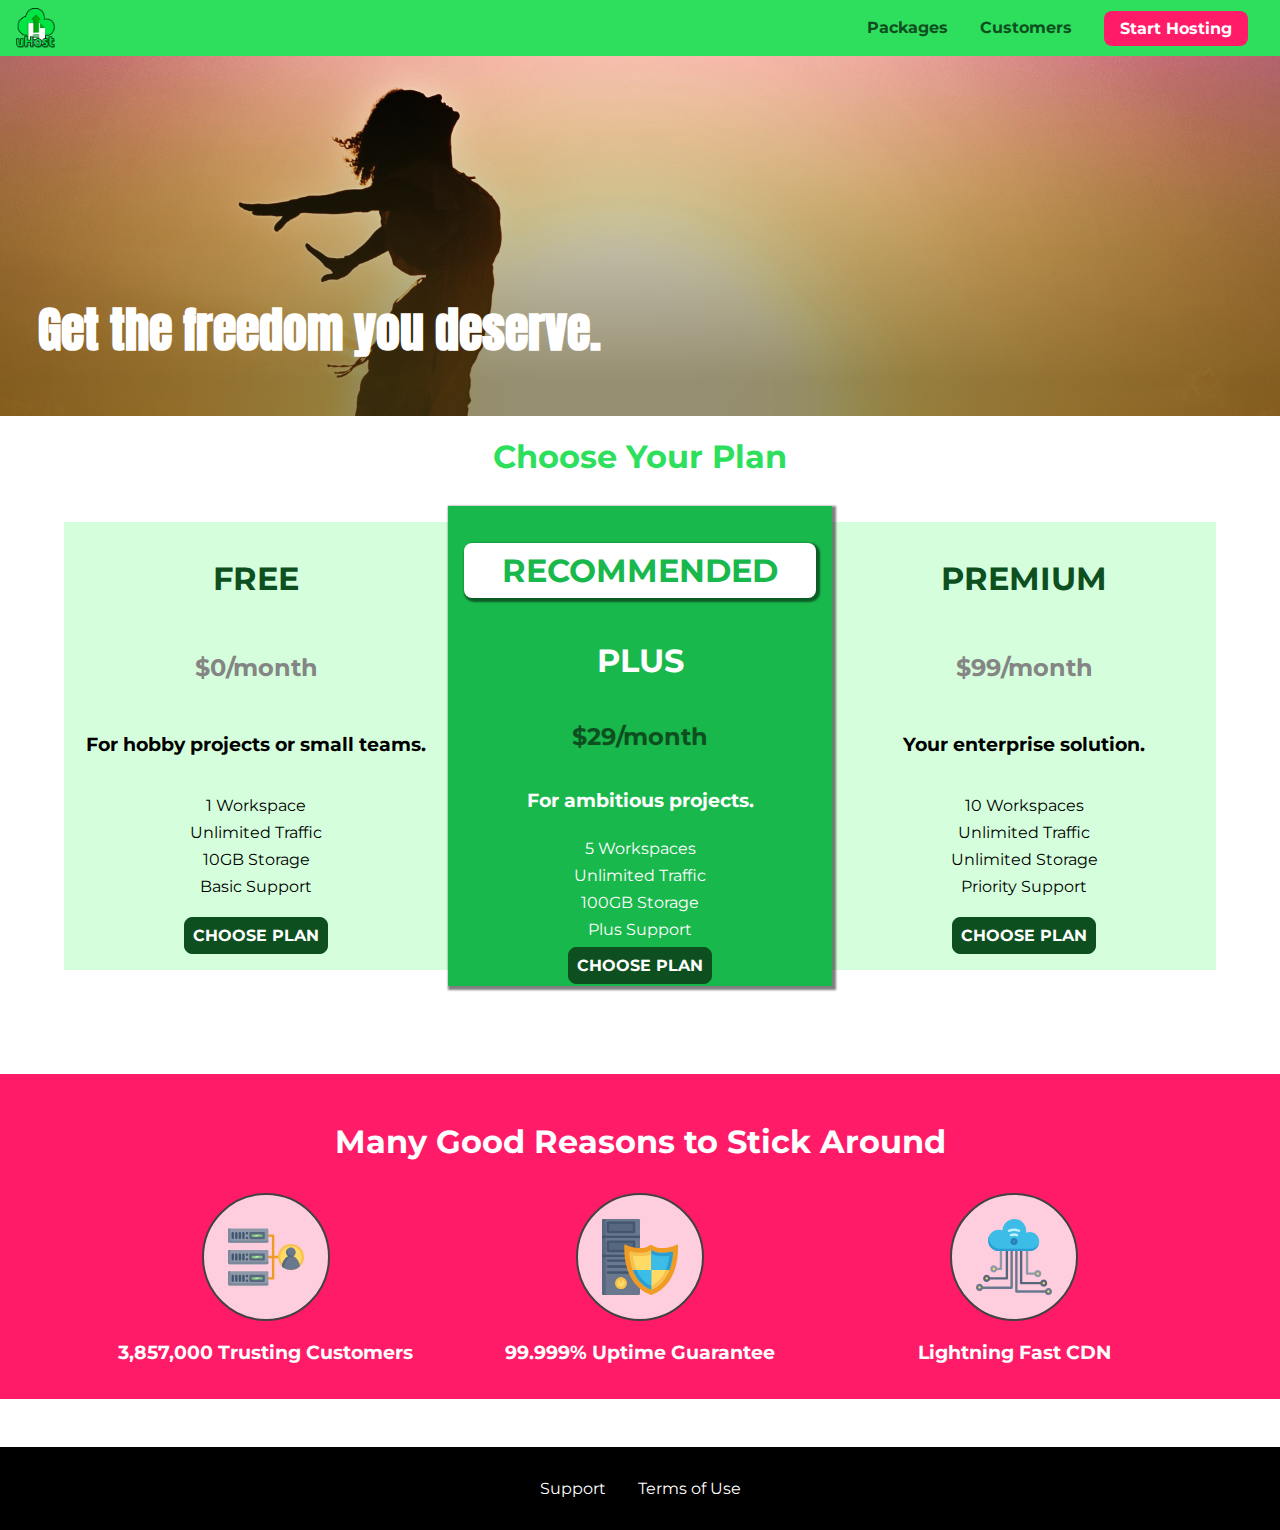
<file: index.html>
<!DOCTYPE html>
<html lang="en">

<head>
    <meta charset="UTF-8">
    <meta http-equiv="X-UA-Compatible" content="ie=edge">
    <meta name="viewport" content="width=device-width, initial-scale=1.0">
    <title>uHost</title>
    <link rel="shortcut icon" href="favicon.png">
    <link rel="stylesheet" href="shared.css">
    <link rel="stylesheet" href="main.css">
</head>

<body>
    <div class="backdrop"></div>
    <div class="modal">
        <h1 class="modal__title">Do you want to continue?</h1>
        <div class="modal__actions">
            <a href="start-hosting/index.html" class="modal__action">Yes!</a>
            <button class="modal__action modal__action--negative" type="button">No!</button>
        </div>
    </div>
    <header class="main-header">
        <div>
            <button class="toggle-button">
                <span class="toggle-button__bar"></span>
                <span class="toggle-button__bar"></span>
                <span class="toggle-button__bar"></span>
            </button>
            <a href="index.html" class="main-header__brand">
                <img src="images/uhost-icon.png" alt="uHost - Your favorite hosting company">
            </a>
        </div>
        <nav class="main-nav">
            <ul class="main-nav__items">
                <li class="main-nav__item">
                    <a href="packages/index.html">Packages</a>
                </li>
                <li class="main-nav__item">
                    <a href="customers/index.html">Customers</a>
                </li>
                <li class="main-nav__item main-nav__item--cta">
                    <a href="start-hosting/index.html">Start Hosting</a>
                </li>
            </ul>
        </nav>
    </header>
    <nav class="mobile-nav">
        <ul class="mobile-nav__items">
            <li class="mobile-nav__item">
                <a href="packages/index.html">Packages</a>
            </li>
            <li class="mobile-nav__item">
                <a href="customers/index.html">Customers</a>
            </li>
            <li class="mobile-nav__item mobile-nav__item--cta">
                <a href="start-hosting/index.html">Start Hosting</a>
            </li>
        </ul>
    </nav>
    <main>
        <section id="product-overview">
            <h1>Get the freedom you deserve.</h1>
        </section>
        <section id="plans">
            <h1 class="section-title">Choose Your Plan</h1>
            <div class="plan__list">
                <article class="plan">
                    <h1 class="plan__title">FREE</h1>
                    <h2 class="plan__price">$0/month</h2>
                    <h3>For hobby projects or small teams.</h3>
                    <ul class="plan__features">
                        <li class="plan__feature">1 Workspace</li>
                        <li class="plan__feature">Unlimited Traffic</li>
                        <li class="plan__feature">10GB Storage</li>
                        <li class="plan__feature">Basic Support</li>
                    </ul>
                    <div>
                        <button class="button">CHOOSE PLAN</button>
                    </div>
                </article>
                <article class="plan plan--highlighted">
                    <h1 class="plan__annotation">RECOMMENDED</h1>
                    <h1 class="plan__title">PLUS</h1>
                    <h2 class="plan__price">$29/month</h2>
                    <h3>For ambitious projects.</h3>
                    <ul class="plan__features">
                        <li class="plan__feature">5 Workspaces</li>
                        <li class="plan__feature">Unlimited Traffic</li>
                        <li class="plan__feature">100GB Storage</li>
                        <li class="plan__feature">Plus Support</li>
                    </ul>
                    <div>
                        <button class="button">CHOOSE PLAN</button>
                    </div>
                </article>
                <article class="plan">
                    <h1 class="plan__title">PREMIUM</h1>
                    <h2 class="plan__price">$99/month</h2>
                    <h3>Your enterprise solution.</h3>
                    <ul class="plan__features">
                        <li class="plan__feature">10 Workspaces</li>
                        <li class="plan__feature">Unlimited Traffic</li>
                        <li class="plan__feature">Unlimited Storage</li>
                        <li class="plan__feature">Priority Support</li>
                    </ul>
                    <div>
                        <button class="button">CHOOSE PLAN</button>
                    </div>
                </article>
            </div>
        </section>
        <section id="key-features">
            <h1 class="section-title">Many Good Reasons to Stick Around</h1>
            <ul class="key-feature__list">
                <li class="key-feature">
                    <div class="key-feature__image">
                        <svg viewBox="0 0 512 512">
                            <path style="fill:#F09B24;" d="M344,248h-32V112c0-4.418-3.582-8-8-8h-40c-4.418,0-8,3.582-8,8s3.582,8,8,8h32v128h-32  c-4.418,0-8,3.582-8,8s3.582,8,8,8h32v128h-32c-4.418,0-8,3.582-8,8s3.582,8,8,8h40c4.418,0,8-3.582,8-8V264h32c4.418,0,8-3.582,8-8  S348.418,248,344,248z"
                            />
                            <path style="fill:#8E9AA9;" d="M264,64H8c-4.418,0-8,3.582-8,8v80c0,4.418,3.582,8,8,8h256c4.418,0,8-3.582,8-8V72  C272,67.582,268.418,64,264,64z"
                            />
                            <path style="fill:#7C899B;" d="M24,144c-4.418,0-8-3.582-8-8V64H8c-4.418,0-8,3.582-8,8v80c0,4.418,3.582,8,8,8h256  c4.418,0,8-3.582,8-8v-8H24z"
                            />
                            <rect x="152" y="96" style="fill:#B8E3A8;" width="88" height="32" />
                            <g>
                                <polygon style="fill:#7EC97D;" points="152,96 152,128 166,128 198,96  " />
                                <polygon style="fill:#7EC97D;" points="220,96 188,128 240,128 240,96  " />
                            </g>
                            <path style="fill:#56677E;" d="M240,136h-88c-4.418,0-8-3.582-8-8V96c0-4.418,3.582-8,8-8h88c4.418,0,8,3.582,8,8v32  C248,132.418,244.418,136,240,136z M160,120h72v-16h-72V120z"
                            />
                            <g>
                                <path style="fill:#435670;" d="M32,136c-4.418,0-8-3.582-8-8V96c0-4.418,3.582-8,8-8s8,3.582,8,8v32C40,132.418,36.418,136,32,136z   "
                                />
                                <path style="fill:#435670;" d="M56,136c-4.418,0-8-3.582-8-8V96c0-4.418,3.582-8,8-8s8,3.582,8,8v32C64,132.418,60.418,136,56,136z   "
                                />
                                <path style="fill:#435670;" d="M80,136c-4.418,0-8-3.582-8-8V96c0-4.418,3.582-8,8-8s8,3.582,8,8v32C88,132.418,84.418,136,80,136z   "
                                />
                                <path style="fill:#435670;" d="M104,136c-4.418,0-8-3.582-8-8V96c0-4.418,3.582-8,8-8s8,3.582,8,8v32   C112,132.418,108.418,136,104,136z"
                                />
                                <path style="fill:#435670;" d="M128,105c-4.418,0-8-3.582-8-8v-1c0-4.418,3.582-8,8-8s8,3.582,8,8v1   C136,101.418,132.418,105,128,105z"
                                />
                                <path style="fill:#435670;" d="M128,136c-4.418,0-8-3.582-8-8v-1c0-4.418,3.582-8,8-8s8,3.582,8,8v1   C136,132.418,132.418,136,128,136z"
                                />
                            </g>
                            <path style="fill:#8E9AA9;" d="M264,208H8c-4.418,0-8,3.582-8,8v80c0,4.418,3.582,8,8,8h256c4.418,0,8-3.582,8-8v-80  C272,211.582,268.418,208,264,208z"
                            />
                            <path style="fill:#7C899B;" d="M24,288c-4.418,0-8-3.582-8-8v-72H8c-4.418,0-8,3.582-8,8v80c0,4.418,3.582,8,8,8h256  c4.418,0,8-3.582,8-8v-8H24z"
                            />
                            <rect x="152" y="240" style="fill:#B8E3A8;" width="88" height="32" />
                            <g>
                                <polygon style="fill:#7EC97D;" points="152,240 152,272 166,272 198,240  " />
                                <polygon style="fill:#7EC97D;" points="220,240 188,272 240,272 240,240  " />
                            </g>
                            <path style="fill:#56677E;" d="M240,280h-88c-4.418,0-8-3.582-8-8v-32c0-4.418,3.582-8,8-8h88c4.418,0,8,3.582,8,8v32  C248,276.418,244.418,280,240,280z M160,264h72v-16h-72V264z"
                            />
                            <g>
                                <path style="fill:#435670;" d="M32,280c-4.418,0-8-3.582-8-8v-32c0-4.418,3.582-8,8-8s8,3.582,8,8v32C40,276.418,36.418,280,32,280   z"
                                />
                                <path style="fill:#435670;" d="M56,280c-4.418,0-8-3.582-8-8v-32c0-4.418,3.582-8,8-8s8,3.582,8,8v32C64,276.418,60.418,280,56,280   z"
                                />
                                <path style="fill:#435670;" d="M80,280c-4.418,0-8-3.582-8-8v-32c0-4.418,3.582-8,8-8s8,3.582,8,8v32C88,276.418,84.418,280,80,280   z"
                                />
                                <path style="fill:#435670;" d="M104,280c-4.418,0-8-3.582-8-8v-32c0-4.418,3.582-8,8-8s8,3.582,8,8v32   C112,276.418,108.418,280,104,280z"
                                />
                                <path style="fill:#435670;" d="M128,249c-4.418,0-8-3.582-8-8v-1c0-4.418,3.582-8,8-8s8,3.582,8,8v1   C136,245.418,132.418,249,128,249z"
                                />
                                <path style="fill:#435670;" d="M128,280c-4.418,0-8-3.582-8-8v-1c0-4.418,3.582-8,8-8s8,3.582,8,8v1   C136,276.418,132.418,280,128,280z"
                                />
                            </g>
                            <path style="fill:#8E9AA9;" d="M264,352H8c-4.418,0-8,3.582-8,8v80c0,4.418,3.582,8,8,8h256c4.418,0,8-3.582,8-8v-80  C272,355.582,268.418,352,264,352z"
                            />
                            <path style="fill:#7C899B;" d="M24,432c-4.418,0-8-3.582-8-8v-72H8c-4.418,0-8,3.582-8,8v80c0,4.418,3.582,8,8,8h256  c4.418,0,8-3.582,8-8v-8H24z"
                            />
                            <rect x="152" y="384" style="fill:#B8E3A8;" width="88" height="32" />
                            <g>
                                <polygon style="fill:#7EC97D;" points="152,384 152,416 166,416 198,384  " />
                                <polygon style="fill:#7EC97D;" points="220,384 188,416 240,416 240,384  " />
                            </g>
                            <path style="fill:#56677E;" d="M240,424h-88c-4.418,0-8-3.582-8-8v-32c0-4.418,3.582-8,8-8h88c4.418,0,8,3.582,8,8v32  C248,420.418,244.418,424,240,424z M160,408h72v-16h-72V408z"
                            />
                            <g>
                                <path style="fill:#435670;" d="M32,424c-4.418,0-8-3.582-8-8v-32c0-4.418,3.582-8,8-8s8,3.582,8,8v32C40,420.418,36.418,424,32,424   z"
                                />
                                <path style="fill:#435670;" d="M56,424c-4.418,0-8-3.582-8-8v-32c0-4.418,3.582-8,8-8s8,3.582,8,8v32C64,420.418,60.418,424,56,424   z"
                                />
                                <path style="fill:#435670;" d="M80,424c-4.418,0-8-3.582-8-8v-32c0-4.418,3.582-8,8-8s8,3.582,8,8v32C88,420.418,84.418,424,80,424   z"
                                />
                                <path style="fill:#435670;" d="M104,424c-4.418,0-8-3.582-8-8v-32c0-4.418,3.582-8,8-8s8,3.582,8,8v32   C112,420.418,108.418,424,104,424z"
                                />
                                <path style="fill:#435670;" d="M128,393c-4.418,0-8-3.582-8-8v-1c0-4.418,3.582-8,8-8s8,3.582,8,8v1   C136,389.418,132.418,393,128,393z"
                                />
                                <path style="fill:#435670;" d="M128,424c-4.418,0-8-3.582-8-8v-1c0-4.418,3.582-8,8-8s8,3.582,8,8v1   C136,420.418,132.418,424,128,424z"
                                />
                            </g>
                            <path style="fill:#F7C14D;" d="M424,168c-48.523,0-88,39.477-88,88s39.477,88,88,88s88-39.477,88-88S472.523,168,424,168z" />
                            <path style="fill:#FFDB66;" d="M424,184c-39.701,0-72,32.299-72,72s32.299,72,72,72s72-32.299,72-72S463.701,184,424,184z" />
                            <path style="fill:#69788D;" d="M484.893,314.16C476.393,274.588,451.922,248,424,248s-52.393,26.588-60.893,66.16  c-0.605,2.82,0.354,5.749,2.511,7.664C381.731,336.124,402.465,344,424,344s42.269-7.876,58.381-22.176  C484.539,319.909,485.498,316.98,484.893,314.16z"
                            />
                            <path style="fill:#56677E;" d="M434.053,249.171C430.768,248.403,427.411,248,424,248c-27.922,0-52.393,26.588-60.893,66.16  c-0.605,2.82,0.354,5.749,2.511,7.664c3.383,3.002,6.979,5.703,10.734,8.125C384.904,286.243,407.373,255.378,434.053,249.171z"
                            />
                            <path style="fill:#69788D;" d="M424,192c-17.645,0-32,14.355-32,32s14.355,32,32,32s32-14.355,32-32S441.645,192,424,192z" />
                            <path style="fill:#56677E;" d="M432,248c-17.645,0-32-14.355-32-32c0-6.783,2.128-13.076,5.742-18.258  C397.444,203.53,392,213.138,392,224c0,17.645,14.355,32,32,32c10.862,0,20.471-5.444,26.258-13.742  C445.076,245.872,438.783,248,432,248z"
                            />

                        </svg>
                    </div>
                    <p class="key-feature__description">3,857,000 Trusting Customers</p>
                </li>
                <li class="key-feature">
                    <div class="key-feature__image">
                        <svg viewBox="0 0 512 512">
                            <path style="fill:#69788D;" d="M248,0H8C3.582,0,0,3.582,0,8v496c0,4.418,3.582,8,8,8h240c4.418,0,8-3.582,8-8V8  C256,3.582,252.418,0,248,0z"
                            />
                            <path style="fill:#56677E;" d="M24,504V8c0-4.418,3.582-8,8-8H8C3.582,0,0,3.582,0,8v496c0,4.418,3.582,8,8,8h24  C27.582,512,24,508.418,24,504z"
                            />
                            <g>
                                <rect x="0" y="112" style="fill:#435670;" width="256" height="16" />
                                <rect x="0" y="240" style="fill:#435670;" width="256" height="16" />
                            </g>
                            <path style="fill:#F7C14D;" d="M128,392c-22.056,0-40,17.944-40,40s17.944,40,40,40s40-17.944,40-40S150.056,392,128,392z" />
                            <path style="fill:#FFDB66;" d="M128,408c-13.233,0-24,10.767-24,24s10.767,24,24,24s24-10.767,24-24S141.233,408,128,408z" />
                            <path style="fill:#F7C14D;" d="M128,392c-2.739,0-5.414,0.278-8,0.805V424c0,4.418,3.582,8,8,8c4.418,0,8-3.582,8-8v-31.195  C133.414,392.278,130.739,392,128,392z"
                            />
                            <g>
                                <path style="fill:#435670;" d="M216,288H40c-4.418,0-8-3.582-8-8s3.582-8,8-8h176c4.418,0,8,3.582,8,8S220.418,288,216,288z"
                                />
                                <path style="fill:#435670;" d="M216,328H40c-4.418,0-8-3.582-8-8s3.582-8,8-8h176c4.418,0,8,3.582,8,8S220.418,328,216,328z"
                                />
                                <path style="fill:#435670;" d="M216,368H40c-4.418,0-8-3.582-8-8s3.582-8,8-8h176c4.418,0,8,3.582,8,8S220.418,368,216,368z"
                                />
                                <path style="fill:#435670;" d="M216,16H40c-4.418,0-8,3.582-8,8v64c0,4.418,3.582,8,8,8h176c4.418,0,8-3.582,8-8V24   C224,19.582,220.418,16,216,16z"
                                />
                            </g>
                            <rect x="48" y="32" style="fill:#56677E;" width="160" height="48" />
                            <path style="fill:#435670;" d="M216,144H40c-4.418,0-8,3.582-8,8v64c0,4.418,3.582,8,8,8h176c4.418,0,8-3.582,8-8v-64  C224,147.582,220.418,144,216,144z"
                            />
                            <rect x="48" y="160" style="fill:#56677E;" width="160" height="48" />
                            <path style="fill:#F09B24;" d="M511.747,180.237c-0.194-6.537-8.107-10.107-13.135-5.894c-5.6,4.693-42.904,21.282-98.514,21.282  c-33.45,0-64.625-20.999-64.929-21.206c-2.9-1.991-6.764-1.85-9.512,0.346c-2.677,2.135-27.201,20.86-63.793,20.86  c-55.607,0-92.914-16.589-98.515-21.282c-5.028-4.211-12.941-0.645-13.135,5.894c-1.634,54.834,4.655,105.941,18.693,151.903  c12.096,39.604,29.759,74.047,52.497,102.373c27.538,34.304,62.743,59.882,104.66,76.045c3.069,1.918,6.757,1.921,9.83,0  c41.917-16.163,77.122-41.741,104.66-76.045c22.738-28.326,40.401-62.77,52.497-102.373  C507.092,286.179,513.381,235.071,511.747,180.237z"
                            />
                            <path style="fill:#F7C14D;" d="M476.21,221.226c-1.953-1.631-4.568-2.235-7.036-1.628c-21.686,5.327-44.926,8.028-69.075,8.028  c-25.926,0-49.633-8.975-64.955-16.504c-2.307-1.134-5.016-1.091-7.284,0.116c-14.059,7.477-36.919,16.388-65.994,16.388  c-24.153,0-47.394-2.701-69.075-8.028c-5.155-1.268-10.221,2.966-9.894,8.261c2.077,33.693,7.668,65.635,16.616,94.935  c22.774,74.565,66.139,126.334,128.888,153.868c2.032,0.891,4.397,0.891,6.43,0c61.777-27.107,104.716-78.876,127.62-153.868  c8.948-29.3,14.539-61.241,16.616-94.935C479.224,225.319,478.163,222.856,476.21,221.226z"
                            />
                            <path style="fill:#FFDB66;" d="M331.609,451.727c-52.604-25.289-89.304-70.987-109.144-135.944  c-6.532-21.39-11.162-44.336-13.82-68.447c17.133,2.852,34.952,4.291,53.22,4.291c29.394,0,53.376-7.793,69.978-15.561  c17.44,7.736,41.656,15.561,68.256,15.561c18.267,0,36.085-1.439,53.219-4.291c-2.659,24.112-7.288,47.06-13.82,68.448  C419.545,381.108,383.27,426.805,331.609,451.727z"
                            />
                            <g>
                                <path style="fill:#2C9DD4;" d="M479.066,227.858c0.157-2.539-0.903-5.002-2.856-6.633s-4.568-2.235-7.036-1.628   c-21.686,5.327-44.926,8.028-69.075,8.028c-25.926,0-49.633-8.975-64.955-16.504c-1.057-0.52-2.2-0.78-3.345-0.806l-0.072,133.351   h123.601c2.556-6.746,4.933-13.702,7.123-20.874C471.398,293.493,476.989,261.552,479.066,227.858z"
                                />
                                <path style="fill:#2C9DD4;" d="M206.658,343.667c24.153,63.42,65.028,108.108,121.743,132.995c1.031,0.452,2.147,0.673,3.263,0.666   l0.063-133.661H206.658z"
                                />
                            </g>
                            <g>
                                <path style="fill:#3CBDE8;" d="M439.497,315.783c6.532-21.389,11.161-44.336,13.82-68.448c-17.134,2.852-34.952,4.291-53.219,4.291   c-26.6,0-50.815-7.824-68.256-15.561l-0.116,107.601h97.758C433.179,334.807,436.524,325.518,439.497,315.783z"
                                />
                                <path style="fill:#3CBDE8;" d="M232.523,343.667c21.144,50.298,54.363,86.56,99.087,108.06l0.117-108.06H232.523z" />
                            </g>
                        </svg>
                    </div>
                    <p class="key-feature__description">99.999% Uptime Guarantee</p>
                </li>
                <li class="key-feature">
                    <div class="key-feature__image">
                        <svg viewBox="0 0 512 512">
                            <path style="fill:#8E9AA9;" d="M168,200c-4.418,0-8,3.582-8,8v120h-17.376c-3.302-9.311-12.194-16-22.624-16  c-13.234,0-24,10.767-24,24s10.766,24,24,24c10.429,0,19.321-6.689,22.624-16H168c4.418,0,8-3.582,8-8V208  C176,203.582,172.418,200,168,200z"
                            />
                            <path style="fill:#FFDB66;" d="M120,328c-4.411,0-8,3.589-8,8s3.589,8,8,8s8-3.589,8-8S124.411,328,120,328z" />
                            <path style="fill:#56677E;" d="M208,200c-4.418,0-8,3.582-8,8v184H94.624C91.322,382.689,82.43,376,72,376  c-13.234,0-24,10.767-24,24s10.766,24,24,24c10.429,0,19.321-6.689,22.624-16H208c4.418,0,8-3.582,8-8V208  C216,203.582,212.418,200,208,200z"
                            />
                            <path style="fill:#FFDB66;" d="M72,392c-4.411,0-8,3.589-8,8s3.589,8,8,8s8-3.589,8-8S76.411,392,72,392z" />
                            <path style="fill:#69788D;" d="M240,208c-4.418,0-8,3.582-8,8v239H47.24c-2.671-10.34-12.078-18-23.24-18c-13.234,0-24,10.767-24,24  s10.766,24,24,24c9.666,0,18.009-5.747,21.809-14H240c4.418,0,8-3.582,8-8V216C248,211.582,244.418,208,240,208z"
                            />
                            <path style="fill:#FFDB66;" d="M24,453c-4.411,0-8,3.589-8,8s3.589,8,8,8s8-3.589,8-8S28.411,453,24,453z" />
                            <path style="fill:#69788D;" d="M488,464c-10.429,0-19.321,6.689-22.624,16H280V208c0-4.418-3.582-8-8-8s-8,3.582-8,8v280  c0,4.418,3.582,8,8,8h193.376c3.302,9.311,12.194,16,22.624,16c13.234,0,24-10.767,24-24S501.234,464,488,464z"
                            />
                            <path style="fill:#FFDB66;" d="M488,480c-4.411,0-8,3.589-8,8s3.589,8,8,8s8-3.589,8-8S492.411,480,488,480z" />
                            <path style="fill:#56677E;" d="M456,408c-10.429,0-19.321,6.689-22.624,16H312V208c0-4.418-3.582-8-8-8s-8,3.582-8,8v224  c0,4.418,3.582,8,8,8h129.376c3.302,9.311,12.194,16,22.624,16c13.234,0,24-10.767,24-24S469.234,408,456,408z"
                            />
                            <path style="fill:#FFDB66;" d="M456,424c-4.411,0-8,3.589-8,8s3.589,8,8,8s8-3.589,8-8S460.411,424,456,424z" />
                            <path style="fill:#8E9AA9;" d="M416,344c-10.429,0-19.321,6.689-22.624,16H352V208c0-4.418-3.582-8-8-8s-8,3.582-8,8v160  c0,4.418,3.582,8,8,8h49.376c3.302,9.311,12.194,16,22.624,16c13.234,0,24-10.767,24-24S429.234,344,416,344z"
                            />
                            <path style="fill:#FFDB66;" d="M416,360c-4.411,0-8,3.589-8,8s3.589,8,8,8s8-3.589,8-8S420.411,360,416,360z" />
                            <path style="fill:#3CBDE8;" d="M362,88c-8.741,0-17.231,1.751-25.06,5.085C337.646,88.797,338,84.43,338,80  c0-44.112-35.888-80-80-80c-42.823,0-77.895,33.816-79.909,76.149C170.393,73.415,162.244,72,154,72c-39.701,0-72,32.299-72,72  s32.299,72,72,72h208c35.29,0,64-28.71,64-64S397.29,88,362,88z"
                            />
                            <path style="fill:#2C9DD4;" d="M368,200H160c-39.701,0-72-32.299-72-72c0-5.863,0.721-11.559,2.05-17.019  C84.918,120.88,82,132.102,82,144c0,39.701,32.299,72,72,72h208c30.389,0,55.88-21.296,62.379-49.743  C413.565,186.327,392.352,200,368,200z"
                            />
                            <path style="fill:#2A7DB5;" d="M256,128c-13.234,0-24,10.767-24,24s10.766,24,24,24c13.233,0,24-10.767,24-24S269.233,128,256,128z"
                            />
                            <path style="fill:#2C9DD4;" d="M256,144c-4.411,0-8,3.589-8,8s3.589,8,8,8c4.411,0,8-3.589,8-8S260.411,144,256,144z" />
                            <g>
                                <path style="fill:#C5F1FA;" d="M221.755,87.695c-2.994,0-5.864-1.688-7.233-4.572c-1.894-3.991-0.194-8.763,3.798-10.657   C230.157,66.849,242.834,64,256,64c13.166,0,25.844,2.849,37.68,8.466c3.992,1.895,5.692,6.666,3.798,10.657   s-6.666,5.692-10.657,3.798C277.144,82.328,266.774,80,256,80c-10.774,0-21.144,2.328-30.821,6.921   C224.072,87.446,222.904,87.695,221.755,87.695z"
                                />
                                <path style="fill:#C5F1FA;" d="M276.545,116.618c-1.148,0-2.316-0.249-3.424-0.774C267.745,113.293,261.985,112,256,112   c-5.985,0-11.745,1.293-17.121,3.844c-3.991,1.895-8.763,0.192-10.657-3.798c-1.894-3.992-0.193-8.764,3.798-10.657   C239.557,97.813,247.625,96,256,96c8.376,0,16.444,1.813,23.98,5.389c3.991,1.894,5.692,6.665,3.798,10.657   C282.41,114.93,279.539,116.618,276.545,116.618z"
                                />
                            </g>

                        </svg>
                    </div>
                    <p class="key-feature__description">Lightning Fast CDN</p>
                </li>
            </ul>
        </section>
    </main>
    <footer class="main-footer">
        <nav>
            <ul class="main-footer__links">
                <li class="main-footer__link">
                    <a href="#">Support</a>
                </li>
                <li class="main-footer__link">
                    <a href="#">Terms of Use</a>
                </li>
            </ul>
        </nav>
    </footer>
    <script src="shared.js"></script>
</body>

</html>
</file>
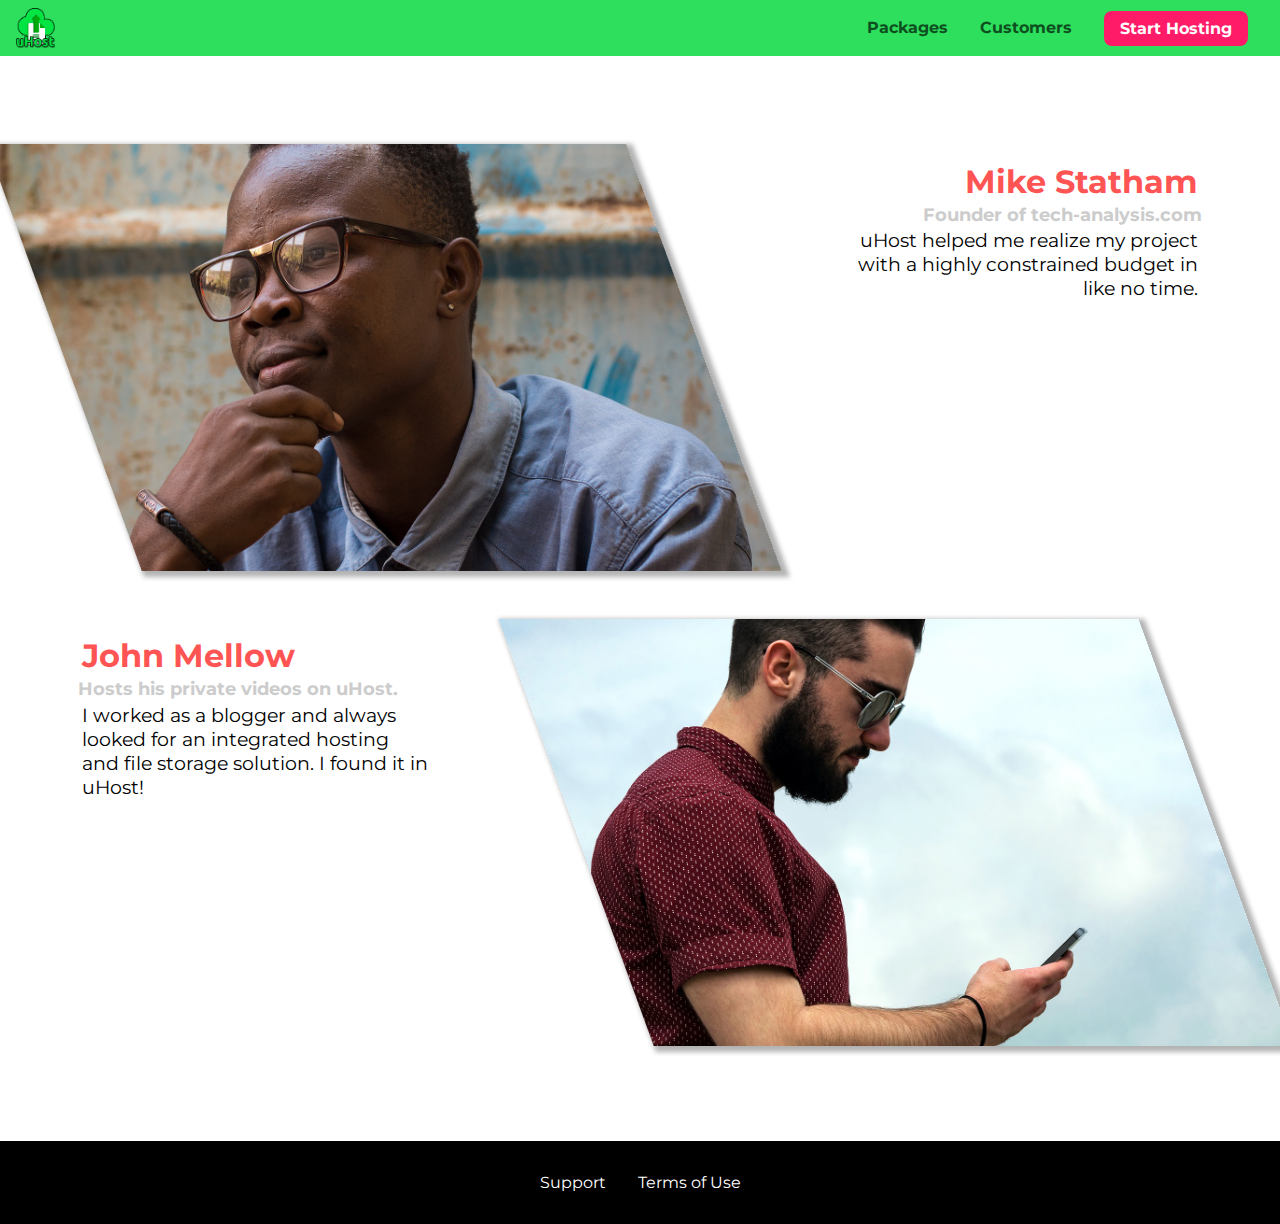
<file: customers/index.html>
<!DOCTYPE html>
<html lang="en">

<head>
    <meta charset="UTF-8">
    <meta name="viewport" content="width=device-width, initial-scale=1.0">
    <meta http-equiv="X-UA-Compatible" content="ie=edge">
    <title>uHost Customers</title>
    <link rel="shortcut icon" href="../favicon.png">
    <link rel="stylesheet" href="../shared.css">
    <link rel="stylesheet" href="customers.css">
</head>

<body>
    <div class="backdrop"></div>
    <header class="main-header">
        <div>
            <button class="toggle-button">
                <span class="toggle-button__bar"></span>
                <span class="toggle-button__bar"></span>
                <span class="toggle-button__bar"></span>
            </button>
            <a href="../index.html" class="main-header__brand">
                <img src="../images/uhost-icon.png" alt="uHost - Your favorite hosting company">
            </a>
        </div>
        <nav class="main-nav">
            <ul class="main-nav__items">
                <li class="main-nav__item">
                    <a href="../packages/index.html">Packages</a>
                </li>
                <li class="main-nav__item">
                    <a href="index.html">Customers</a>
                </li>
                <li class="main-nav__item main-nav__item--cta">
                    <a href="../start-hosting/index.html">Start Hosting</a>
                </li>
            </ul>
        </nav>
    </header>
    <nav class="mobile-nav">
        <ul class="mobile-nav__items">
            <li class="mobile-nav__item">
                <a href="../packages/index.html">Packages</a>
            </li>
            <li class="mobile-nav__item">
                <a href="index.html">Customers</a>
            </li>
            <li class="mobile-nav__item mobile-nav__item--cta">
                <a href="../start-hosting/index.html">Start Hosting</a>
            </li>
        </ul>
    </nav>
    <main>
        <div>
            <div class="testimonial" id="customer-1">
                <div class="testimonial__image-container">
                    <img src="../images/customer-1.jpg" alt="Mike Statham - Customer" class="testimonial__image">
                </div>
                <div class="testimonial__info">
                    <h1 class="testimonial__name">Mike Statham</h1>
                    <h2 class="testimonial__subtitle">Founder of
                        <a href="tech-analysis.com">tech-analysis.com</a>
                    </h2>
                    <p class="testimonial__text">uHost helped me realize my project with a highly constrained budget in like no time.</p>
                </div>
            </div>
            <div class="testimonial" id="customer-2">

                <div class="testimonial__info">
                    <h1 class="testimonial__name">John Mellow</h1>
                    <h2 class="testimonial__subtitle">Hosts his private videos on uHost.
                    </h2>
                    <p class="testimonial__text">I worked as a blogger and always looked for an integrated hosting and file storage solution. I found
                        it in uHost!
                    </p>
                </div>
                <div class="testimonial__image-container">
                    <img src="../images/customer-2.jpg" alt="John Mellow - Customer" class="testimonial__image">
                </div>
            </div>
        </div>
    </main>
    <footer class="main-footer">
        <nav>
            <ul class="main-footer__links">
                <li class="main-footer__link">
                    <a href="#">Support</a>
                </li>
                <li class="main-footer__link">
                    <a href="#">Terms of Use</a>
                </li>
            </ul>
        </nav>
    </footer>
    <script src="../shared.js"></script>
</body>

</html>
</file>
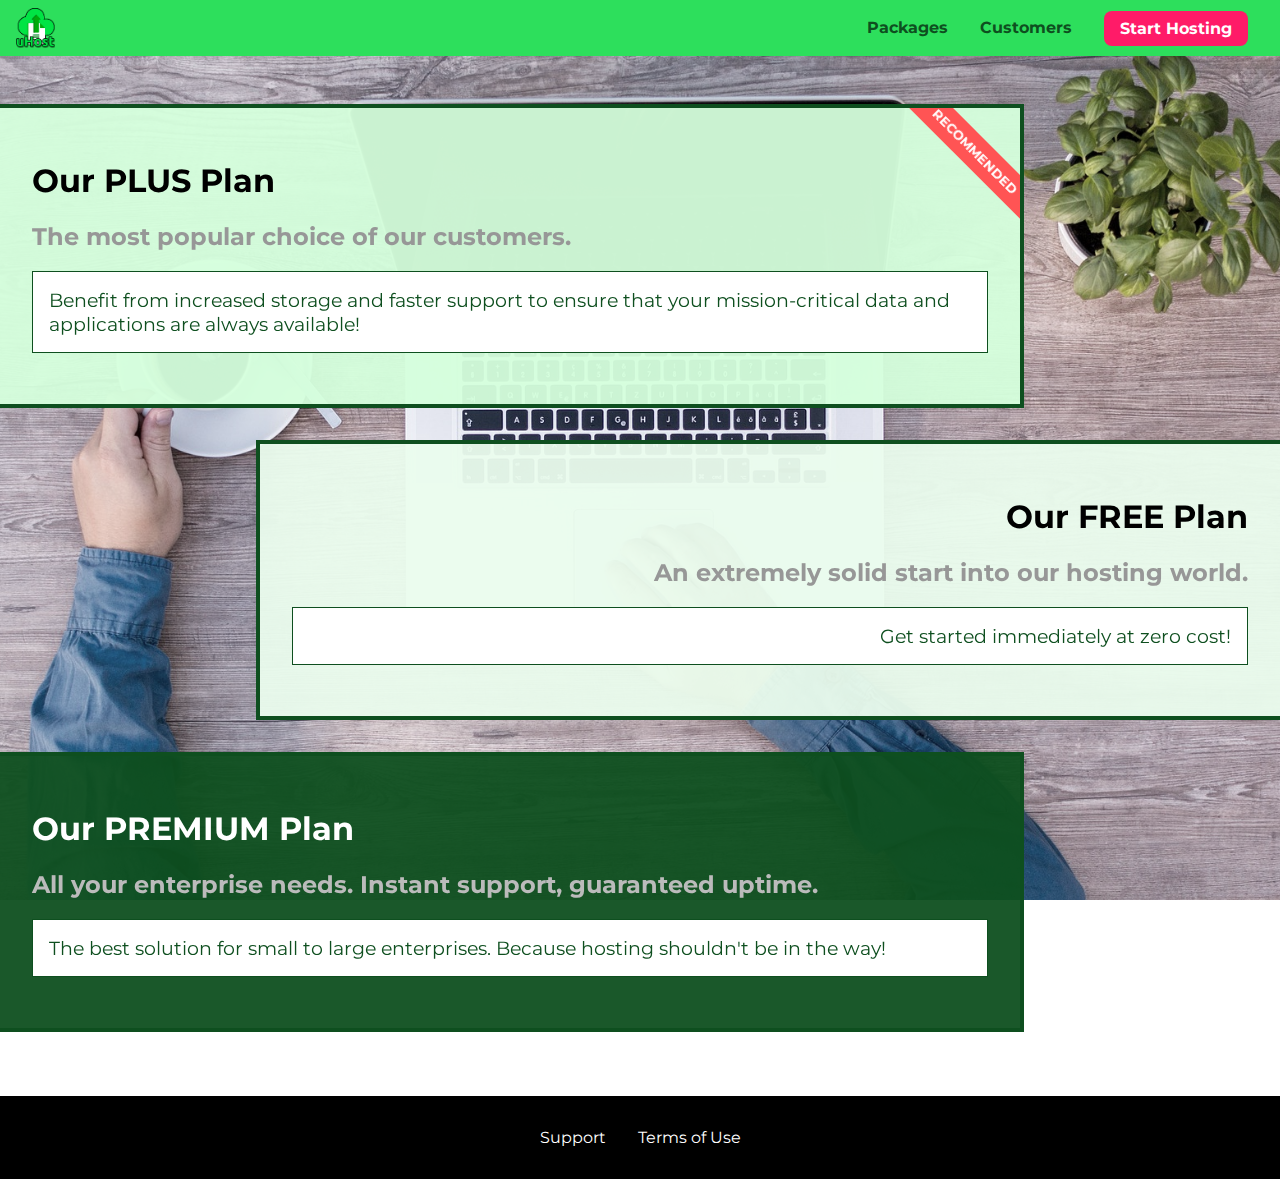
<file: packages/index.html>
<!DOCTYPE html>
<html lang="en">

<head>
    <meta charset="UTF-8">
    <meta http-equiv="X-UA-Compatible" content="ie=edge">
    <meta name="viewport" content="width=device-width, initial-scale=1.0">
    <title>uHost</title>
    <link rel="shortcut icon" href="../favicon.png">
    <link rel="stylesheet" href="../shared.css">
    <link rel="stylesheet" href="packages.css">
</head>

<body>
    <div class="backdrop"></div>
    <div class="background"></div>
    <header class="main-header">
        <div>
            <button class="toggle-button">
                <span class="toggle-button__bar"></span>
                <span class="toggle-button__bar"></span>
                <span class="toggle-button__bar"></span>
            </button>
            <a href="../index.html" class="main-header__brand">
                <img src="../images/uhost-icon.png" alt="uHost - Your favorite hosting company">
            </a>
        </div>
        <nav class="main-nav">
            <ul class="main-nav__items">
                <li class="main-nav__item">
                    <a href="index.html">Packages</a>
                </li>
                <li class="main-nav__item">
                    <a href="../customers/index.html">Customers</a>
                </li>
                <li class="main-nav__item main-nav__item--cta">
                    <a href="../start-hosting/index.html">Start Hosting</a>
                </li>
            </ul>
        </nav>
    </header>
    <nav class="mobile-nav">
        <ul class="mobile-nav__items">
            <li class="mobile-nav__item">
                <a href="index.html">Packages</a>
            </li>
            <li class="mobile-nav__item">
                <a href="../customers/index.html">Customers</a>
            </li>
            <li class="mobile-nav__item mobile-nav__item--cta">
                <a href="../start-hosting/index.html">Start Hosting</a>
            </li>
        </ul>
    </nav>
    <main>
        <section class="package" id="plus">
            <a href="#">
                <h1 class="package__title">Our PLUS Plan</h1>
                <h2 class="package__badge">RECOMMENDED</h2>
                <h2 class="package__subtitle">The most popular choice of our customers.</h2>
                <p class="package__info">Benefit from increased storage and faster support to ensure that your mission-critical data and applications
                    are always available!</p>
            </a>
        </section>
        <section class="package" id="free">
            <a href="#">
                <h1 class="package__title">Our FREE Plan</h1>
                <h2 class="package__subtitle">An extremely solid start into our hosting world.</h2>
                <p class="package__info">Get started immediately at zero cost!</p>
            </a>
        </section>
        <div class="clearfix"></div>
        <section class="package" id="premium">
            <a href="#">
                <h1 class="package__title">Our PREMIUM Plan</h1>
                <h2 class="package__subtitle">All your enterprise needs. Instant support, guaranteed uptime. </h2>
                <p class="package__info">The best solution for small to large enterprises. Because hosting shouldn't be in the way!</p>
            </a>
        </section>
    </main>
    <footer class="main-footer">
        <nav>
            <ul class="main-footer__links">
                <li class="main-footer__link">
                    <a href="#">Support</a>
                </li>
                <li class="main-footer__link">
                    <a href="#">Terms of Use</a>
                </li>
            </ul>
        </nav>
    </footer>
    <script src="../shared.js"></script>
</body>

</html>
</file>
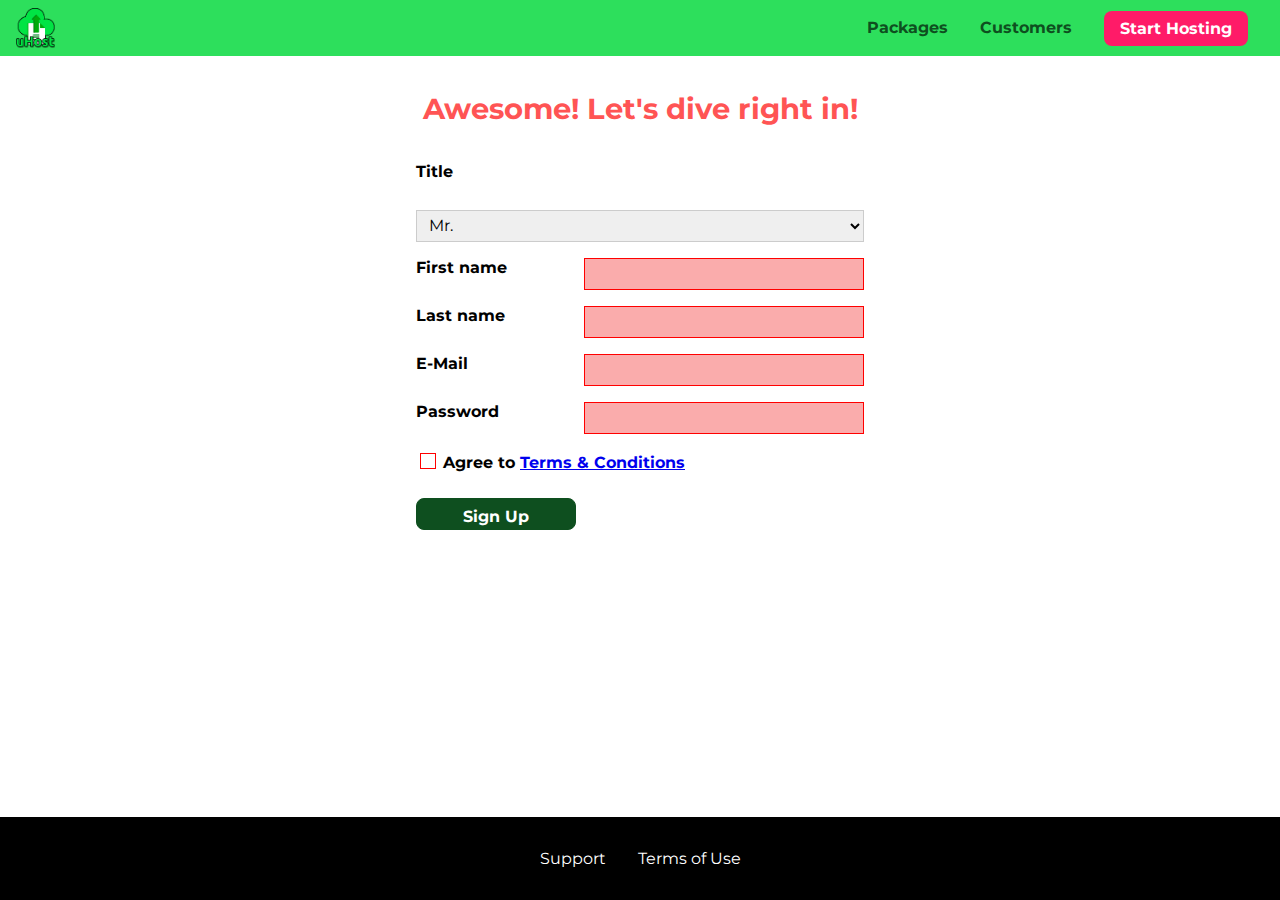
<file: start-hosting/index.html>
<!DOCTYPE html>
<html lang="en">

<head>
    <meta charset="UTF-8">
    <meta name="viewport" content="width=device-width, initial-scale=1.0">
    <meta http-equiv="X-UA-Compatible" content="ie=edge">
    <title>uHost Signup</title>
    <link rel="shortcut icon" href="../favicon.png">
    <link rel="stylesheet" href="../shared.css">
    <link rel="stylesheet" href="start-hosting.css">
</head>

<body>
    <div class="backdrop"></div>
    <header class="main-header">
        <div>
            <button class="toggle-button">
                <span class="toggle-button__bar"></span>
                <span class="toggle-button__bar"></span>
                <span class="toggle-button__bar"></span>
            </button>
            <a href="../index.html" class="main-header__brand">
                <img src="../images/uhost-icon.png" alt="uHost - Your favorite hosting company">
            </a>
        </div>
        <nav class="main-nav">
            <ul class="main-nav__items">
                <li class="main-nav__item">
                    <a href="../packages/index.html">Packages</a>
                </li>
                <li class="main-nav__item">
                    <a href="../customers/index.html">Customers</a>
                </li>
                <li class="main-nav__item main-nav__item--cta">
                    <a href="index.html">Start Hosting</a>
                </li>
            </ul>
        </nav>
    </header>
    <nav class="mobile-nav">
        <ul class="mobile-nav__items">
            <li class="mobile-nav__item">
                <a href="../packages/index.html">Packages</a>
            </li>
            <li class="mobile-nav__item">
                <a href="../customers/index.html">Customers</a>
            </li>
            <li class="mobile-nav__item mobile-nav__item--cta">
                <a href="index.html">Start Hosting</a>
            </li>
        </ul>
    </nav>
    <main class="signup-page">
        <h1 class="signup-title">Awesome! Let's dive right in!</h1>
        <form action="index.html" class="signup-form">
            <label for="title">Title</label>
            <select id="title">
                <option value="mr">Mr.</option>
                <option value="ms">Ms.</option>
            </select>
            <label for="first-name">First name</label>
            <input type="text" id="first-name" required>
            <label for="last-name">Last name</label>
            <input type="text" id="last-name" required>
            <label for="email">E-Mail</label>
            <input type="email" id="email" required>
            <label for="password">Password</label>
            <input type="password" id="password" required>
            <div class="signup-form__checkbox">
                <input type="checkbox" id="agree-terms" required>
                <label for="agree-terms">Agree to
                    <a href="#">Terms &amp; Conditions</a>
                </label>
            </div>
            <button type="submit" class="button">Sign Up</button>
        </form>
    </main>
    <footer class="main-footer">
        <nav>
            <ul class="main-footer__links">
                <li class="main-footer__link">
                    <a href="#">Support</a>
                </li>
                <li class="main-footer__link">
                    <a href="#">Terms of Use</a>
                </li>
            </ul>
        </nav>
    </footer>
    <script src="../shared.js"></script>
</body>

</html>
</file>
<file: shared.css>
@import url('https://fonts.googleapis.com/css?family=Roboto:100,400,900');
@import url('https://fonts.googleapis.com/css?family=Anton');
@import url('https://fonts.googleapis.com/css?family=Montserrat:400,700');

:root {
  --dark-green: #0e4f1f;
  --highlight-color: #ff1b68;
}

* {
  box-sizing: border-box;
}

html {
  height: 100%;
}

body {
  font-family: "Montserrat", sans-serif;
  margin: 0;
  display: grid;
  grid-template-rows: 3.5rem auto fit-content(8rem);
  grid-template-areas: "header"
                       "main"
                       "footer";
  /* padding-top: 3.5rem; */
  height: 100%;
}

main {
  /* grid-row: 2 / 3; */
  grid-area: main;
}

.backdrop {
  display: none;
  position: fixed;
  opacity: 0;
  top: 0;
  left: 0;
  z-index: 100;
  width: 100vw;
  height: 100vh;
  background: rgba(0, 0, 0, 0.5);
  transition: opacity 0.2s linear;
}

.main-header {
  width: 100%;
  position: fixed;
  top: 0;
  left: 0;
  background: #2ddf5c;
  padding: 0.5rem 1rem;
  z-index: 60;
  display: flex;
  align-items: center;
  justify-content: space-between;
}

.toggle-button {
  width: 3rem;
  background: transparent;
  border: none;
  cursor: pointer;
  padding-top: 0;
  padding-bottom: 0;
  vertical-align: middle;
}

.toggle-button:focus {
  outline: none;
}

.toggle-button__bar {
  width: 100%;
  height: 0.2rem;
  background: black;
  display: block;
  margin: 0.6rem 0;
}

.main-header__brand {
  color: #0e4f1f;
  text-decoration: none;
  font-weight: bold;
  /* width: 20px; */
}

.main-header__brand img {
  height: 2.5rem;
  vertical-align: middle;
  /* width: 100%; */
}

.main-nav {
  display: none;
}

.main-nav__items {
  margin: 0;
  padding: 0;
  list-style: none;
  display: flex;
}

.main-nav__item {
  margin: 0 1rem;
}

.main-nav__item a,
.mobile-nav__item a {
  text-decoration: none;
  color: var(--dark-green);
  font-weight: bold;
  padding: 0.2rem 0;
}

.main-nav__item a:hover,
.main-nav__item a:active {
  color: white;
  border-bottom: 5px solid white;
}

.main-nav__item--cta {
  animation: wiggle 400ms 3s 8 ease-out none;
}

.main-nav__item--cta a,
.mobile-nav__item--cta a {
  color: white;
  background: var(--highlight-color);
  padding: 0.5rem 1rem;
  border-radius: 8px;
}

.main-nav__item--cta a:hover,
.main-nav__item--cta a:active,
.mobile-nav__item--cta a:hover,
.mobile-nav__item--cta a:active {
  color: var(--highlight-color);
  background: white;
  border: none;
}

@media (min-width: 40rem) {
  .toggle-button {
    display: none;
  }

  .main-nav {
    display: flex;
  }
}

.main-footer {
  background: black;
  padding: 2rem;
  margin-top: 3rem;
  /* grid-row: 3 / 4; */
  grid-area: footer;
}

.main-footer__links {
  list-style: none;
  margin: 0;
  padding: 0;
  display: flex;
  flex-direction: column;
  align-items: center;
}

.main-footer__link {
  margin: 0.5rem 0;
}

.main-footer__link a {
  color: white;
  text-decoration: none;
}

.main-footer__link a:hover,
.main-footer__link a:active {
  color: #ccc;
}

.mobile-nav {
  transform: translateX(-100%);
  position: fixed;
  z-index: 101;
  top: 0;
  left: 0;
  background: white;
  width: 80%;
  height: 100vh;
  transition: transform 300ms ease-out;
}

.mobile-nav__items {
  width: 90%;
  height: 100%;
  list-style: none;
  margin: 0 auto;
  padding: 0;
  display: flex;
  flex-direction: column;
  justify-content: center;
  align-items: center;
}

.mobile-nav__item {
  margin: 1rem 0;
}

.mobile-nav__item a {
  font-size: 1.5rem;
}

.button {
  background: var(--dark-green, #0e4f1f);
  color: white;
  font: inherit;
  border: 1.5px solid var(--dark-green);
  padding: 0.5rem;
  border-radius: 8px;
  font-weight: bold;
  cursor: pointer;
}

.button:hover,
.button:active {
  background: white;
  color: var(--dark-green);
}

.button:focus {
  outline: none;
}

.button[disabled] {
  cursor: not-allowed;
  border: #a1a1a1;
  background: #ccc;
  color: #a1a1a1;
} 

.open {
    display: block !important;
    opacity: 1 !important;
    transform: translateY(0) !important;
}

@media (min-width: 40rem) {
  .main-footer__link {
    margin: 0 1rem;
  }

  .main-footer__links {
    flex-direction: row;
    justify-content: center;
  }
}

@keyframes wiggle {
  0% {
    transform: rotateZ(0);
  }
  50% {
    transform: rotateZ(-10deg);
  }
  100% {
    transform: rotateZ(10deg);
  }
}
</file>
<file: main.css>
#product-overview {
  background: linear-gradient(to top, rgba(80, 68, 18, 0.6) 10%, transparent),
    url("images/freedom.jpg") center/cover no-repeat border-box,
    #ff1b68;
  /* background-image: url("freedom.jpg");
    background-size: cover;
    background-position: left 10% bottom 20%; */
  /* background-repeat: no-repeat;
    background-origin: border-box;
    background-clip: border-box; */
  /* background-image: linear-gradient(180deg, red 70%, blue 60%, rgba(0,0,0,0.5)); */
  /* background-image: radial-gradient(ellipse farthest-corner at 20% 50%, red, blue 70%, green); */
  width: 100vw;
  height: 33vh;
  /* border: 5px dashed red; */
  position: relative;
}

#product-overview h1 {
  color: white;
  font-family: "Anton", sans-serif;
  position: absolute;
  bottom: 5%;
  left: 3%;
  font-size: 1.6rem;
}

@media (min-width: 40rem) and (min-height: 40rem) {
  #product-overview {
    height: 40vh;
    background-position: 50% 25%;
  }

  #product-overview h1 {
    font-size: 3rem;
  }
}

.section-title {
  color: #2ddf5c;
  text-align: center;
}

.plan {
  background: #d5ffdc;
  text-align: center;
  padding: 1rem;
  margin: 0.5rem 0;
  width: 100%;
}

.plan--highlighted {
  background: #19b84c;
  color: white;
}

.plan__annotation {
  background: white;
  color: #19b84c;
  padding: 0.5rem;
  box-shadow: 2px 2px 2px 2px rgba(0, 0, 0, 0.5);
  border-radius: 8px;
}

.plan__title {
  color: #0e4f1f;
}

.plan__price {
  color: #858585;
}

.plan--highlighted .plan__title {
  color: white;
}

.plan--highlighted .plan__price {
  color: #0e4f1f;
}

.plan__features {
  list-style: none;
  margin: 0;
  padding: 0;
}

.plan__feature {
  margin: 0.5rem 0;
}

@media (min-width: 40rem) {
  .plan__list {
    width: 100%;
    display: flex;
    justify-content: center;
    align-items: center;
  }

  .plan {
    width: 30%;
    vertical-align: middle;
    min-width: 13rem;
    max-width: 25rem;
    display: flex;
    flex-direction: column;
    justify-content: space-between;
    height: 28rem;
  }

  .plan--highlighted {
    box-shadow: 2px 2px 2px 2px rgba(0, 0, 0, 0.5);
    height: 30rem;
    z-index: 50;
  }

  .key-feature__list{
    display: flex;
    justify-content: center;
  }
}

#key-features {
  background: #ff1b68;
  margin-top: 5rem;
  padding: 1rem;
}

#key-features .section-title {
  color: white;
  margin: 2rem;
}

.key-feature__list {
  list-style: none;
  margin: 0;
  padding: 0;
  text-align: center;
}

.key-feature__image {
  background: #ffcede;
  width: 128px;
  height: 128px;
  border: 2px solid #424242;
  border-radius: 50%;
  margin: auto;
  padding: 1.5rem;
}

.key-feature__description {
  text-align: center;
  font-weight: bold;
  color: white;
  font-size: 1.2rem;
}

@media (min-width: 40rem) {
  .key-feature {
    width: 30%;
    max-width: 25rem;
  }
}

/* h1 {
    font-family: sans-serif;
} */

.modal {
  position: fixed;
  opacity: 0;
  transform: translateY(-3rem);
  transition: opacity 200ms ease-out, transform 500ms ease-out, transform 0.6s cubic-bezier(0.32, 0, 0.67, 0);
  z-index: 200;
  top: 20%;
  left: 30%;
  width: 40%;
  background: white;
  padding: 1rem;
  border: 1px solid #ccc;
  box-shadow: 1px 1px 1px rgba(0, 0, 0, 0.5);
}

.modal__title {
  text-align: center;
  margin: 0 0 1rem 0;
}

.modal__actions {
  text-align: center;
}

.modal__action {
  border: 1px solid #0e4f1f;
  background: #0e4f1f;
  text-decoration: none;
  color: white;
  font: inherit;
  padding: 0.5rem 1rem;
  cursor: pointer;
}

.modal__action:hover,
.modal__action:active {
  background: #2ddf5c;
  border-color: #2ddf5c;
}

.modal__action--negative {
  background: red;
  border-color: red;
}

.modal__action--negative:hover,
.modal__action--negative:active {
  background: #ff5454;
  border-color: #ff5454;
}
</file>
<file: customers/customers.css>
main {
  padding-top: 2.5rem;
}

.testimonial {
    font-size: 1.2rem;
  }
  
  /*.testimonial__list {
    width: 80%;
    margin: auto;
  }*/

  .testimonial__image-container {
    width: 60%;
    max-width: 40rem;
    box-shadow: 3px 3px 5px 3px rgba(0,0,0,0.3);
    transform: skew(20deg);  /*Other values skewX(20deg) skewY(20deg)*/
    overflow: hidden;
  }

  #customer-1:hover .testimonial__image-container{
    /* animation: name duration timing-function delay iteration-count direction fill-mode; */
    animation: flip-customer 1s ease-in-out forwards;
  }

  .testimonial__image {
    width: 100%;
    vertical-align: top;
    transform: skew(-20deg) scale(1.4);
  }
  
  .testimonial__info {
    text-align: right;
    padding: 0.9rem;
  }
  
  #customer-2.testimonial {
    text-align: right;
  }
  
  #customer-2 .testimonial__info {
    text-align: left;
  }
  
  .testimonial__name {
    margin: 0.2rem;
    color: #ff5454;
    font-size: 2rem;
  }
  
  .testimonial__subtitle {
    margin: 0;
    font-size: 1.1rem;
    color: #ccc;
  }
  
  .testimonial__subtitle a {
    color: inherit;
    text-decoration: none;
  }
  
  .testimonial__subtitle a:hover,
  .testimonial__subtitle a:active {
    color: #7a7a7a;
  }

  .testimonial__text {
    margin: 0.2rem;
  }

  @media (min-width: 40rem) {
    .testimonial {
      margin: 3rem auto;
      max-width: 1500px;
      display: flex;
      justify-content: space-around;
    }

    .testimonial__image-container {
      width: 66%;
    }

    .testimonial__info {
      width: 30%;
    }
    
  }


  @keyframes flip-customer {
    0% {
      transform: rotateY(0) skew(20deg);
    }
    50% {
      transform: rotateY(160deg) skew(20deg);

    }
    100% {
      transform: rotateY(360deg) skew(20deg);

    }
    
  }
</file>
<file: packages/packages.css>
@font-face {
    font-family: "AnonymousPro";
    src: url("anonymousPro-Regular.ttf") format("truetype");
}

@font-face {
    font-family: "AnonymousPro";
    src: url("anonymousPro-Bold.ttf");
    font-weight: 700;
}

main {
    padding-top: 2rem;
}

.background {
    background: url("../images/plans-background.jpg") center/cover;
    filter: grayscale(40%);
    width: 100vw;
    height: 100vh;
    position: fixed;
    z-index: -1;
}

.package {
    width: 80%;
    margin: 1rem 0;
    border: 4px solid #0e4f1f;
    border-left: none;
    position: relative;
    overflow:hidden;
}

.package:hover,
.package:active {
    box-shadow: 2px 2px 4px rgba(0,0,0,0.5);
    border-color: #ff5454;
    /* border-color: #ff5454 !important; */
}

.package a {
    text-decoration: none;
    color: inherit;
    display: block;
    padding: 2rem;
}

.package__badge {
    position: absolute;
    top: 0;
    right: 0;
    margin: 0; /*initial value 1.2rem*/
    font-size: 0.8rem;
    color: white;
    background: #ff5454;
    padding: 0.5rem;
    transform: rotateZ(45deg) translateX(3.5rem) translateY(-1rem); /*shorthand rotate(45deg) translate(3.5rem, -1rem)*/
    transform-origin: center;  /*Possible values: 0 0 or 50% 50% or 25% 50%*/
    width: 12rem;
    text-align: center;
}

.package__subtitle {
    color: #979797;
}

.package__info {
    padding: 1rem;
    border: 1px solid #0e4f1f;
    color: #0e4f1f;
    background: white;
    font-size: 1.2rem;
    /* font-style font-variant font-weight font-size/line-height font-family*/
}

.clearfix {
    clear: both;
}

#plus {
    background: rgba(213, 255, 220, 0.95);
}

#free {
    background: rgba(234, 252, 237, 0.95);
    float: right;
    border-right: none;
    border-left: 4px solid #0e4f1f;
    text-align: right;
}

#free:hover,
#free:active {
    border-left-color: #ff5454;
}

#premium {
    background: rgba(14, 79, 31, 0.95);
}

#premium .package__title {
    color: white;
}

#premium .package__subtitle {
    color: #bbb;
}

@media (min-width: 40rem) {
    main {
      max-width: 1500px;
      margin-left: auto;
      margin-right: auto;
    }
}

@media (min-width: 1500px) {
    .package {
      border-left: 4px solid #0e4f1f;
    }

    #free {
      border-right: 4px solid #0e4f1f;
    }

    #free:hover,
    #free:active {
      border-right-color: #ff5454;
    }
}
</file>
<file: start-hosting/start-hosting.css>
main {
    padding-top: 1rem;
}

.signup-title {
    text-align: center;
    font-size: 1.8rem;
    color: #ff5454;
}

.signup-form {
    padding: 1rem;
    display: grid;
    grid-auto-rows: 2rem;
    grid-row-gap: 0.5rem;
}

.signup-form label {
    font-weight: bold;
}

.signup-form label,
.signup-form input,
.signup-form select {
    display: block;
    width: 100%;
}

/* .signup-form input[type="checkbox"] */
.signup-form input[id*="terms"],
.signup-form input[id*="terms"] + label {
    display: inline-block;
    width: auto;
    vertical-align: bottom;
}

.signup-form input:not([type="checkbox"]),
.signup-form select {
    border: 1px solid #ccc;
    padding: 0.2rem 0.5rem;
    font: inherit;
}

.signup-form input:focus,
.signup-form select:focus {
    outline: none;
    background: #d8f3df;
    border-color: #2ddf5c;
}

.signup-form input[type="checkbox"] {
    border: 1px solid #ccc;
    background: white;
    width: 1rem;
    height: 1rem;
    -webkit-appearance: none;
    -moz-appearance: none;
    appearance: none;
}

.signup-form input[type="checkbox"]:checked {
    background: #2ddf5c;
    border: #0e4f1f;
}

.signup-form input.invalid,
.signup-form select.invalid,
.signup-form :invalid {
    border-color: red !important;
    background: #faacac;
}

.signup-form button[type="submit"] {
    display: block;
}

@media (min-width: 40rem) {
    .signup-form {
        margin: auto;
        width: 30rem;
        grid-template-columns: 10rem auto;
        grid-row-gap: 1rem;
        grid-column-gap: 0.5rem;
    }

    .signup-form [id="title"] {
        grid-column: span 2;
    }

    .signup-form__checkbox {
        grid-column: span 2;
    }
}
</file>
